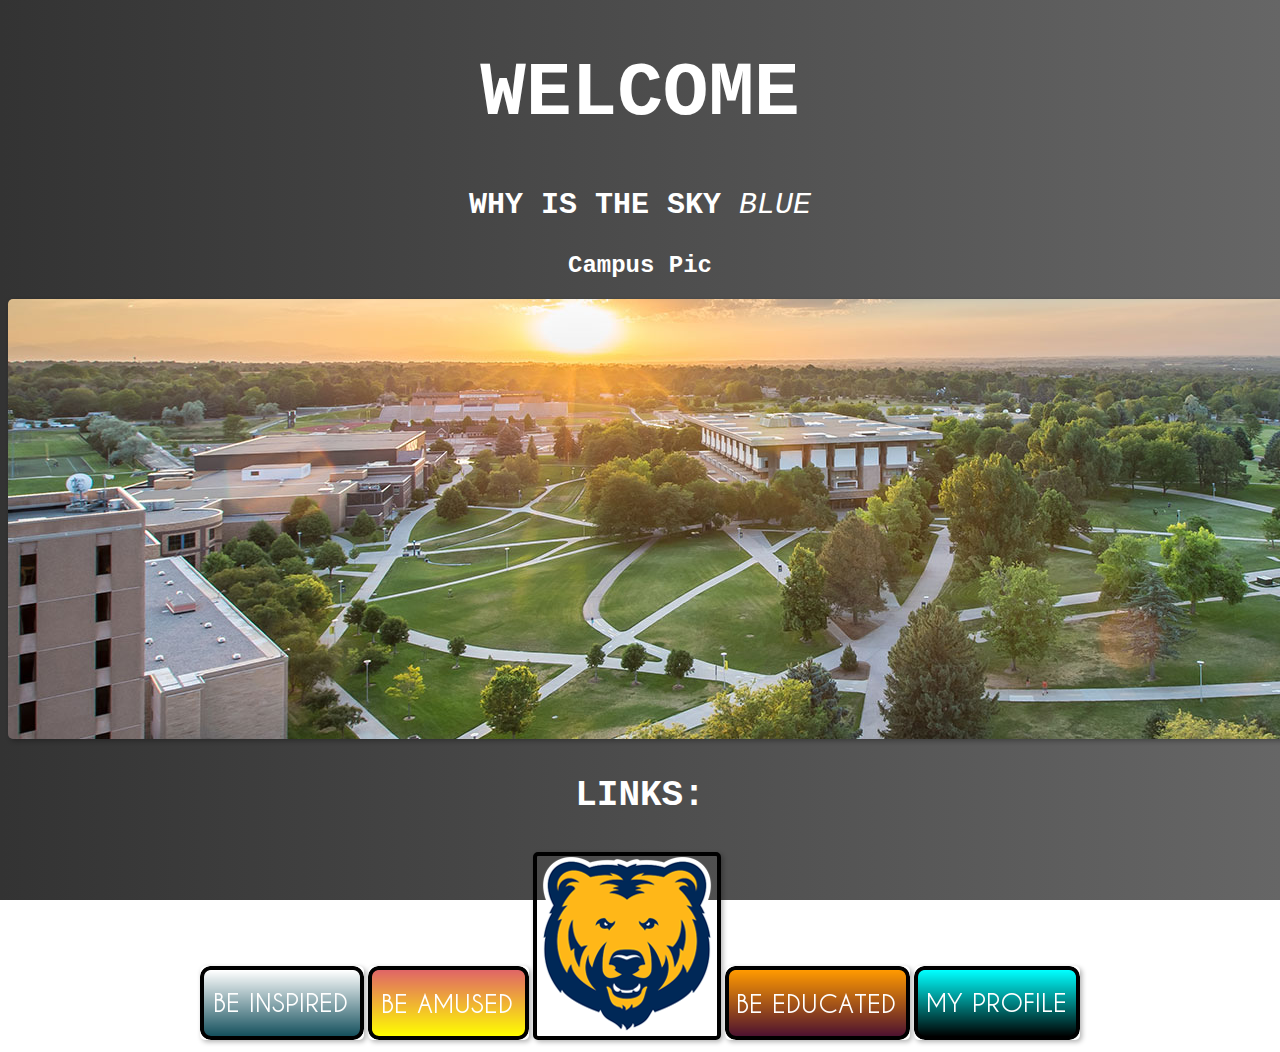
<file: index.html>
<!DOCTYPE html>
<html lang="en">
  <head>
     <title>WELCOME GAMER </title>
     <link rel="stylesheet"  href="css/main.css">
     <style>
      .center {
       display: block;
       margin-left: auto;
       margin-right: auto;
       }
       
    </style>
  </head>
  <h1 style="font-size: 76px;text-align: center; color: white;"> WELCOME </h1>
  <p style="font-size: 30px;text-align: center">  <strong> WHY IS THE SKY</strong><em> BLUE</em> </p>
<h2 style="text-align: center;font-weight: bold;"> Campus Pic </h2>
  <img src="images/unc-campus1.jpg" alt="unco" class="center" >                                                                                 
  <p style="font-size: 36px;font-weight: bold;text-align:center"> LINKS: </p>
  <div style="text-align: center;">                                                                                                                               
  <a href="inspire.html"><img id="inspiredButton" src="images/inspiredButton.png" alt="inspire button"></a>
  <a href="amuse.html"><img id="amusedButton" src="images/amusedButton.png" alt="amuse button"></a>
  <a href="https://www.unco.edu/" ><img id="images/UNC_SocialBear_fb.png" src="images/UNC_SocialBear_fb.png" alt="UNCBearsLogo" style="border: 4px solid black;"></a>
  <a href="educate.html"><img id="educatedButton" src="images/educatedButton.png" alt="educate button"></a>
  <a href="profile.html"><img id="profileButton" src="images/profileButton.png" alt="profile button"></a>                      
  </div>
</html>
</file>
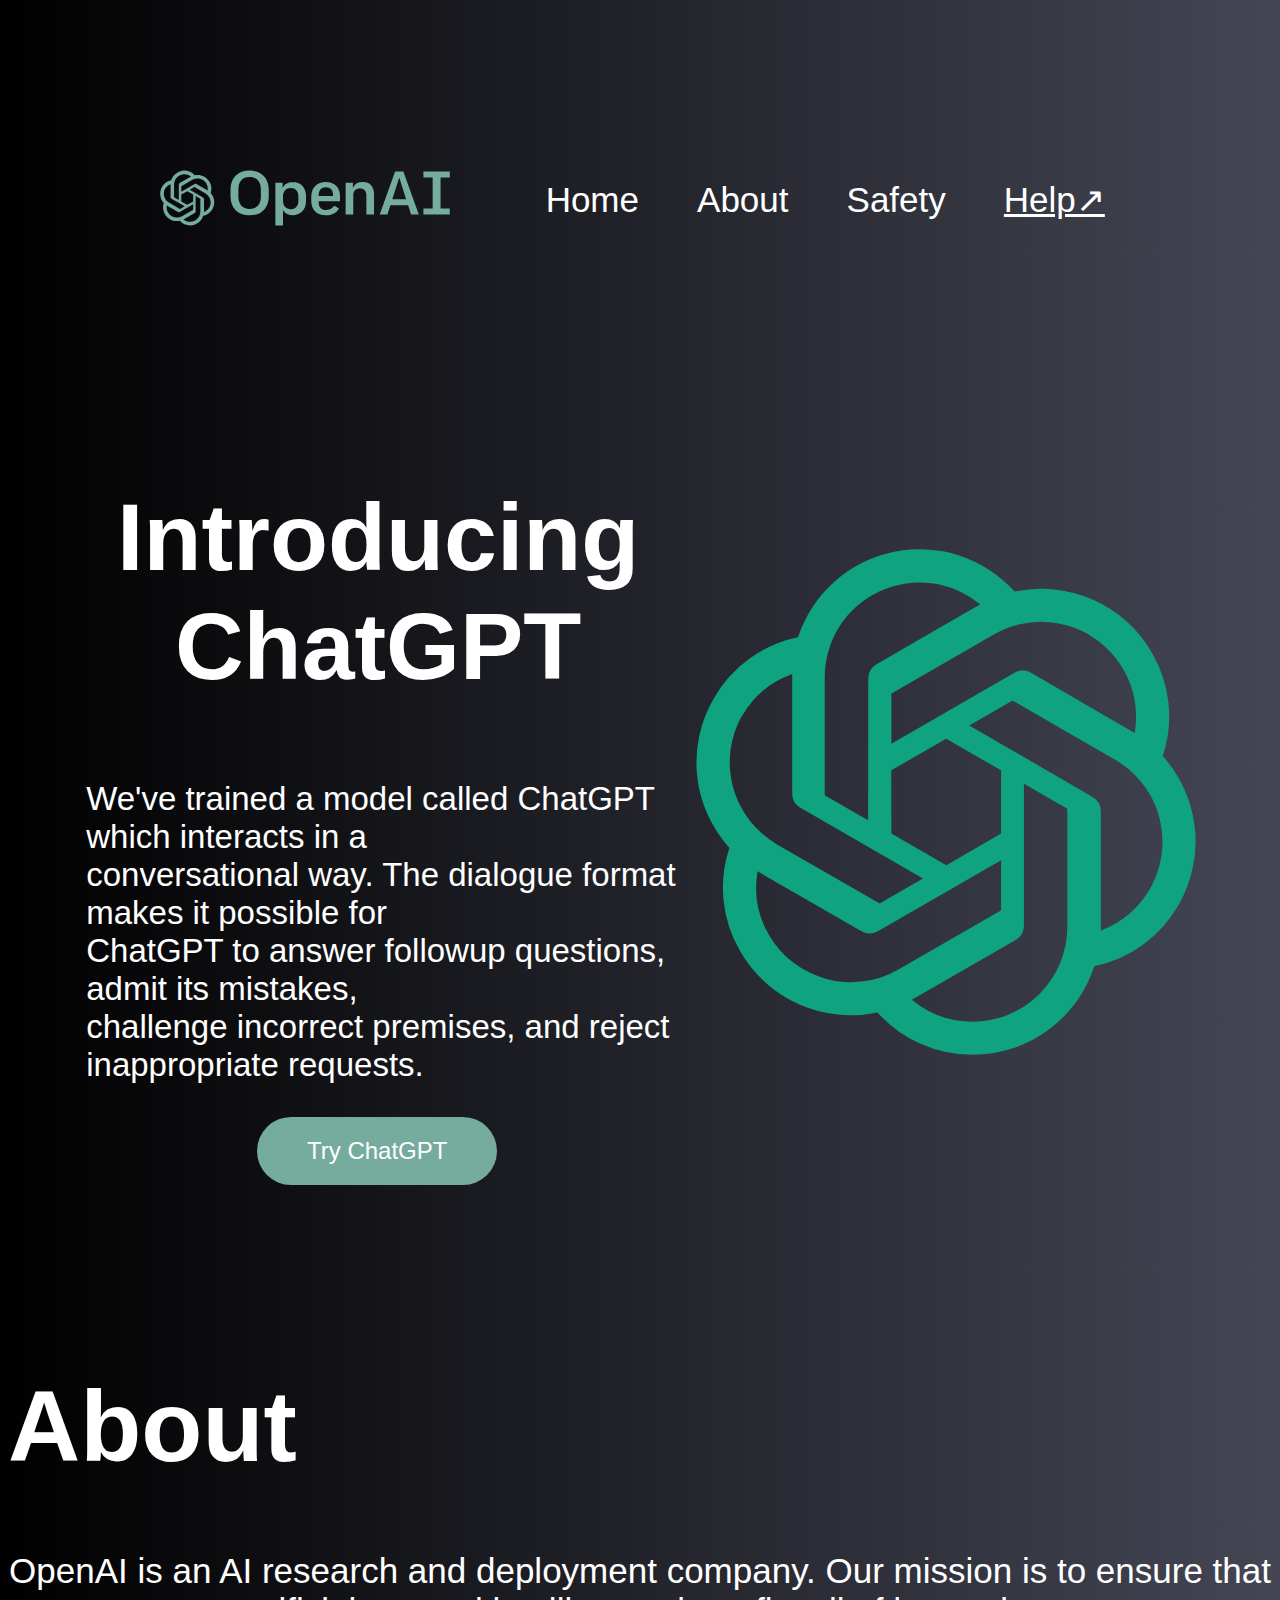
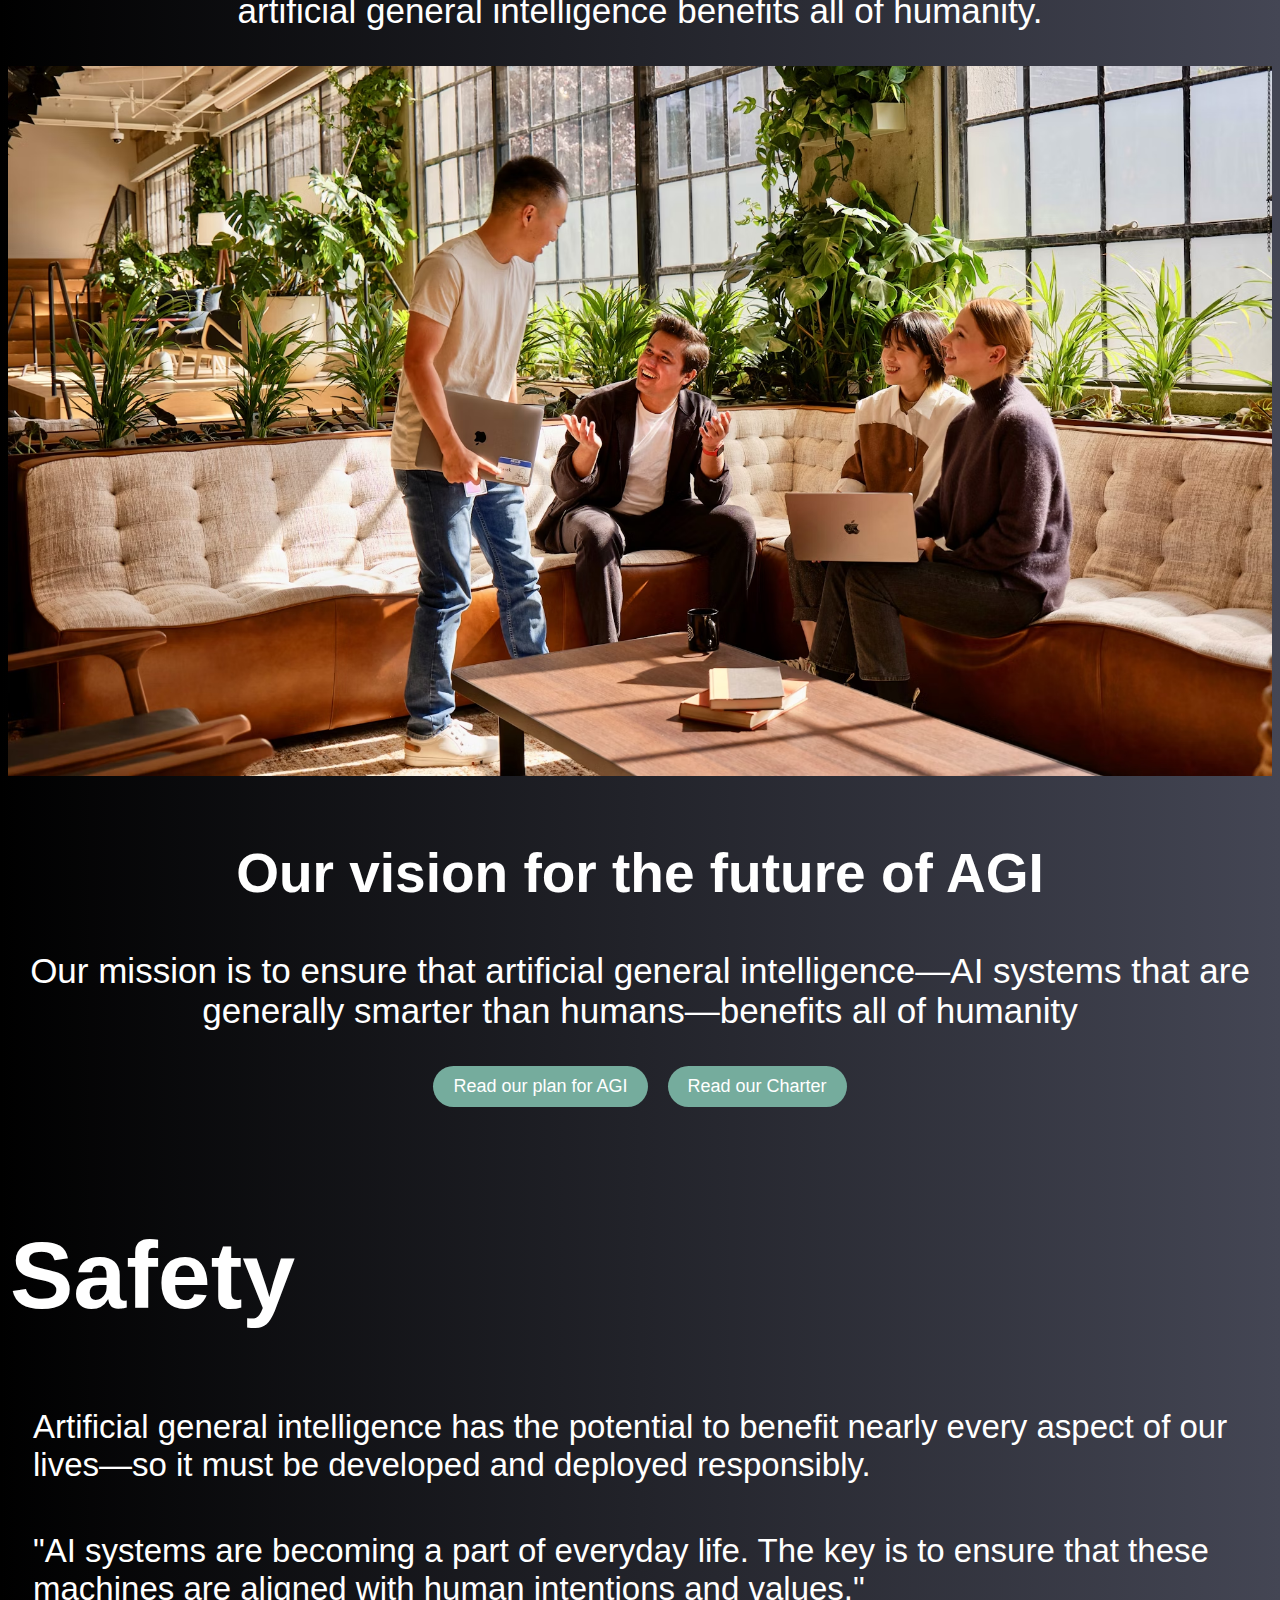
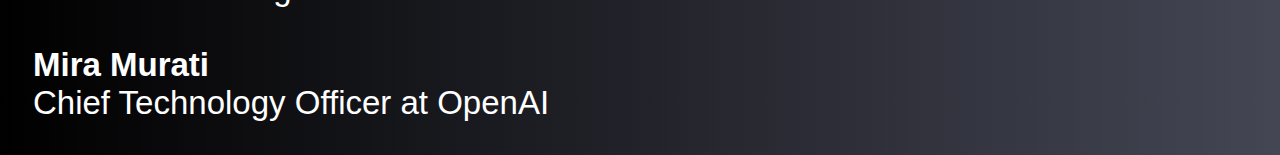
<file: marketing/index.html>
<!DOCTYPE html>
<html lang="en">
<head>
  <meta name="viewport" content="width=device-width, initial-scale=1.0">
  <title>Marketing</title>
  <link href="https://cdn.jsdelivr.net/npm/bootstrap@5.3.0-alpha3/dist/css/bootstrap.min.css" rel="stylesheet" integrity="sha384-KK94CHFLLe+nY2dmCWGMq91rCGa5gtU4mk92HdvYe+M/SXH301p5ILy+dN9+nJOZ" crossorigin="anonymous">
  <link rel="stylesheet" href="css/marketing.css">
</head>
<body>
  <header>
    <div class="logo"><img class="desktop-logo" src="images/openAI(green).svg" alt="openAI-logo"> <img class="mobile-logo" src="images/openAI(green).png" alt="openAI-logo"></div>
    <div class="navbar">
      <nav>
        <ul>
          <li>
            <a href="#home" class="nav-item">Home</a>
          </li>
          <li>
            <a href="#about" class="nav-item">About</a>
          </li>
          <li>
            <a href="#safety" class="nav-item">Safety</a>
          </li>
          <li>
            <a href="https://help.openai.com/en/" target="_blank" rel="noopener noreferrer"><u>Help↗</u></a>
          </li>
        </ul>
      </nav>
    </div>
  </header>
  <main>
    <section id="home">
      <div class="hero">
        <div class="hero-content container mb-4 mt-2">
          <h1>Introducing ChatGPT</h1>
          <p>We've trained a model called ChatGPT which interacts in a<br>
          conversational way. The dialogue format makes it possible for<br>
          ChatGPT to answer followup questions, admit its mistakes,<br>
          challenge incorrect premises, and reject inappropriate requests.</p>
          <div class="hero-button">
            <a href="https://chat.openai.com/" target="_blank">Try ChatGPT</a>
          </div>
        </div>
        <div class="hero-image"><img src="images/openAI-logo.svg" alt="ChatGPT Hero Image"></div>
      </div>
    </section>
    <section id="about">
      <div class="about-content container mb-4 mt-2">
        <h1>About</h1>
        <p>OpenAI is an AI research and deployment company. Our mission is to ensure that artificial general intelligence benefits all of humanity.</p><img src="images/about-img.avif" alt="About Image" class="about-img">
        <h2>Our vision for the future of AGI<br></h2>
        <p>Our mission is to ensure that artificial general intelligence—AI systems that are generally smarter than humans—benefits all of humanity</p>
        <div class="button-container">
          <a href="https://openai.com/blog/planning-for-agi-and-beyond" target="_blank">Read our plan for AGI</a> <a href="https://openai.com/charter" target="_blank">Read our Charter</a>
        </div>
      </div>
    </section>
    <section id="safety">
      <div class="safety-content container mb-4 mt-2">
        <h1>Safety</h1>
        <p>Artificial general intelligence has the potential to benefit nearly every aspect of our lives—so it must be developed and deployed responsibly.</p>
        <p>"AI systems are becoming a part of everyday life. The key is to ensure that these machines are aligned with human intentions and values."<br>
        <br>
        <strong>Mira Murati</strong><br>
        Chief Technology Officer at OpenAI</p>
      </div>
    </section>
  </main>
</body>
</html>
</file>
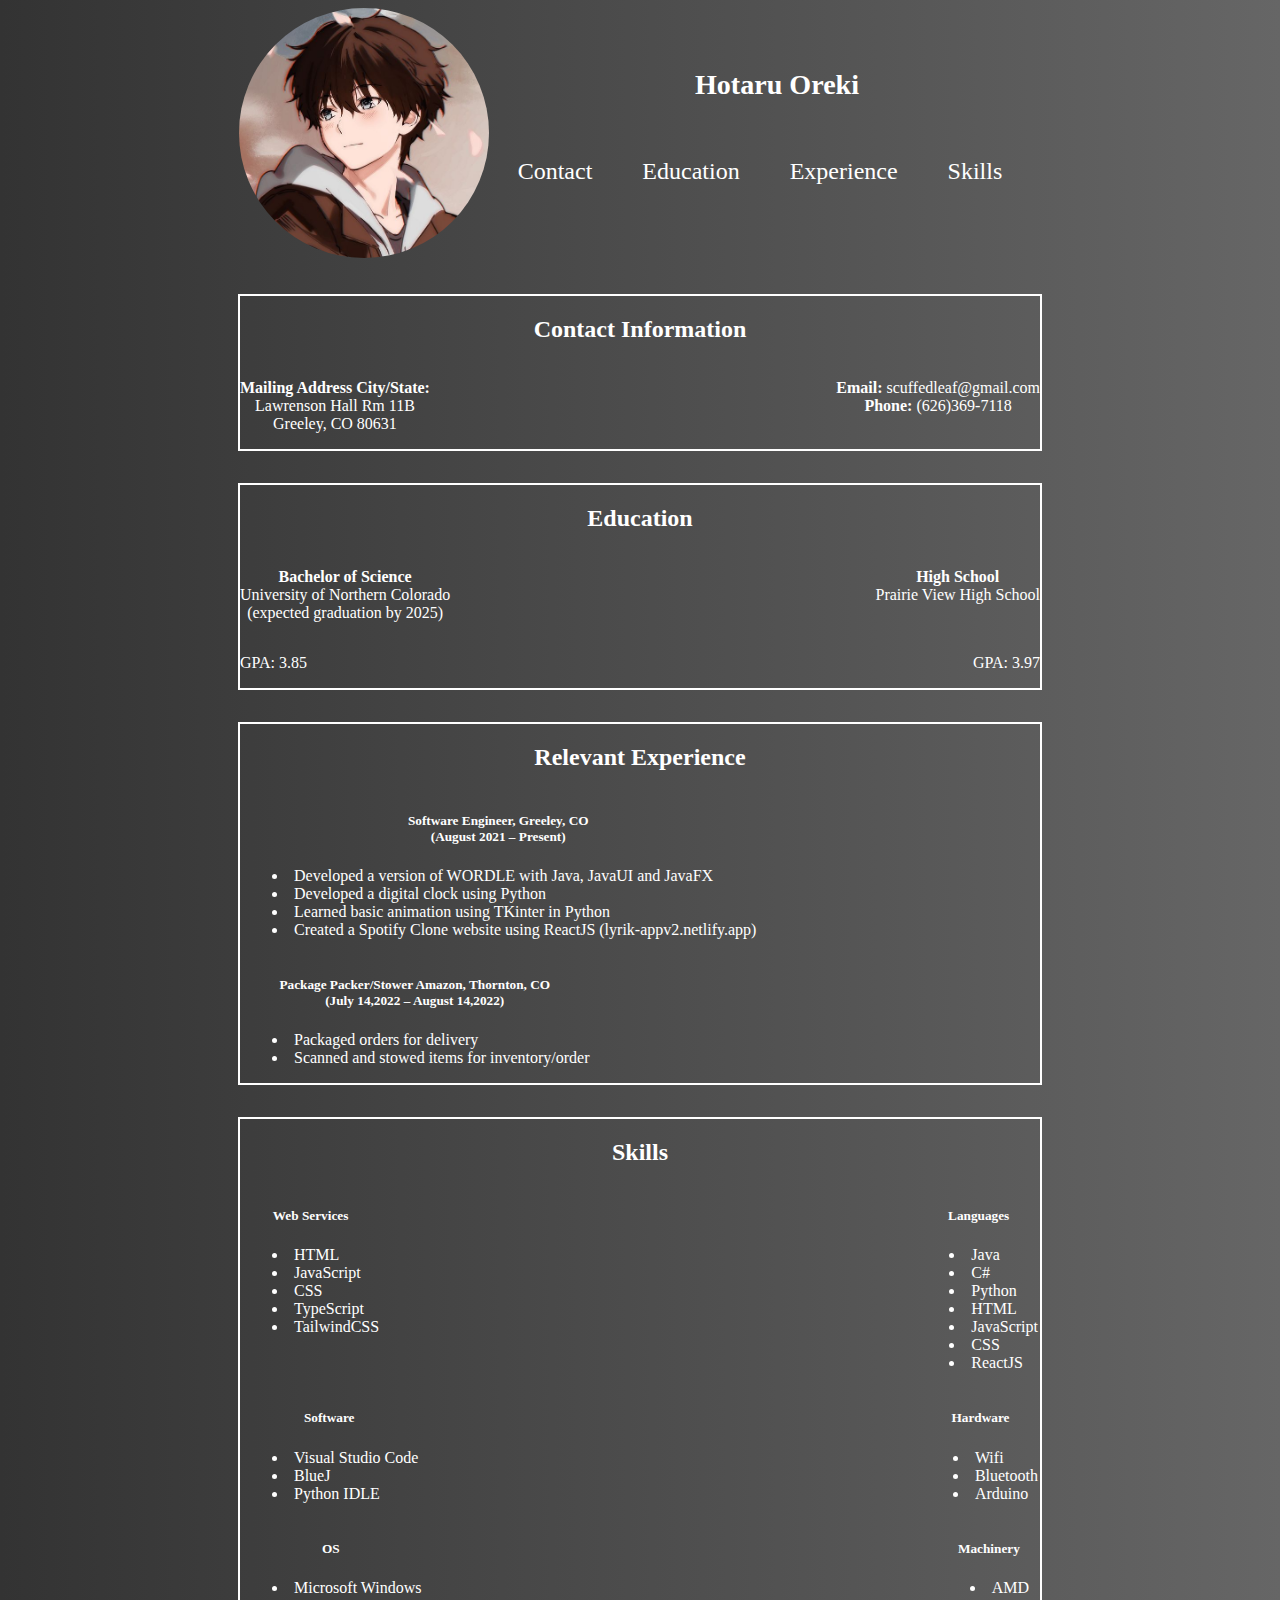
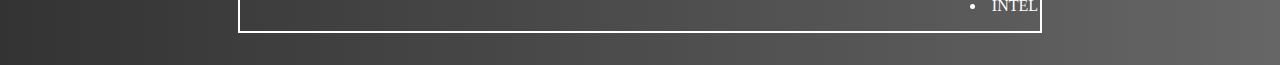
<file: resume/index.html>
<!DOCTYPE html>
<html lang="en">
<head>
  <meta name="viewport" content="width=device-width, initial-scale=1.0">
  <title>Hotaru's Resume</title>
  <link href="https://cdn.jsdelivr.net/npm/bootstrap@5.3.0-alpha3/dist/css/bootstrap.min.css" rel="stylesheet" integrity="sha384-KK94CHFLLe+nY2dmCWGMq91rCGa5gtU4mk92HdvYe+M/SXH301p5ILy+dN9+nJOZ" crossorigin="anonymous">
  <link rel="stylesheet" href="css/style.css">
</head>
<body>
  <header>
    <div class="logo"><img src="images/reyy5.jpg" alt="Logo"></div>
    <div class="name">
      <h3>Hotaru Oreki</h3>
      <nav>
        <ul>
          <li>
            <a href="#contact">Contact</a>
          </li>
          <li>
            <a href="#education">Education</a>
          </li>
          <li>
            <a href="#experience">Experience</a>
          </li>
          <li>
            <a href="#skills">Skills</a>
          </li>
        </ul>
      </nav>
    </div>
  </header>
  <main>
    <section id="contact">
      <div class="container mb-4 mt-2">
        <h2>Contact Information</h2>
        <div class="row">
          <div class="col-md-6">
            <p><strong>Mailing Address City/State:</strong><br>
            Lawrenson Hall Rm 11B<br>
            Greeley, CO 80631</p>
          </div>
          <div class="col-md-6">
            <p><strong>Email:</strong> scuffedleaf@gmail.com<br>
            <strong>Phone:</strong> (626)369-7118</p>
          </div>
        </div>
      </div>
    </section>
    <section id="education">
      <div class="container mb-4">
        <h2>Education</h2>
        <div class="row">
          <div class="col-md-6">
            <p><strong>Bachelor of Science</strong><br>
            University of Northern Colorado<br>
            (expected graduation by 2025)</p>
          </div>
          <div class="col-md-6">
            <p><strong>High School</strong><br>
            Prairie View High School</p>
          </div>
        </div>
        <div class="row">
          <div class="col-md-6">
            <p>GPA: 3.85</p>
          </div>
          <div class="col-md-6">
            <p>GPA: 3.97</p>
          </div>
        </div>
      </div>
    </section>
    <section id="experience">
      <div class="container">
        <h2>Relevant Experience</h2>
        <div class="row">
          <div class="col-md-6">
            <h5>Software Engineer, Greeley, CO<br>
            (August 2021 – Present)</h5>
            <ul>
              <li>Developed a version of WORDLE with Java, JavaUI and JavaFX</li>
              <li>Developed a digital clock using Python</li>
              <li>Learned basic animation using TKinter in Python</li>
              <li>Created a Spotify Clone website using ReactJS (lyrik-appv2.netlify.app)</li>
            </ul>
          </div>
          <div class="col-md-6">
            <h5>Package Packer/Stower Amazon, Thornton, CO<br>
            (July 14,2022 – August 14,2022)</h5>
            <ul>
              <li>Packaged orders for delivery</li>
              <li>Scanned and stowed items for inventory/order</li>
            </ul>
          </div>
        </div>
      </div>
    </section>
    <section id="skills">
      <div class="container">
        <h2 class="text-center">Skills</h2>
        <div class="row">
          <div class="col-md-6">
            <h5>Web Services</h5>
            <ul>
              <li>HTML</li>
              <li>JavaScript</li>
              <li>CSS</li>
              <li>TypeScript</li>
              <li>TailwindCSS</li>
            </ul>
          </div>
          <div class="col-md-6">
            <h5>Languages</h5>
            <ul>
              <li>Java</li>
              <li>C#</li>
              <li>Python</li>
              <li>HTML</li>
              <li>JavaScript</li>
              <li>CSS</li>
              <li>ReactJS</li>
            </ul>
          </div>
        </div>
        <div class="row">
          <div class="col-md-6">
            <h5>Software</h5>
            <ul>
              <li>Visual Studio Code</li>
              <li>BlueJ</li>
              <li>Python IDLE</li>
            </ul>
          </div>
          <div class="col-md-6">
            <h5>Hardware</h5>
            <ul>
              <li>Wifi</li>
              <li>Bluetooth</li>
              <li>Arduino</li>
            </ul>
          </div>
        </div>
        <div class="row">
          <div class="col-md-6">
            <h5>OS</h5>
            <ul>
              <li>Microsoft Windows</li>
            </ul>
          </div>
          <div class="col-md-6">
            <h5>Machinery</h5>
            <ul>
              <li>AMD</li>
              <li>INTEL</li>
            </ul>
          </div>
        </div>
      </div>
    </section>
  </main>
</body>
</html>
</file>
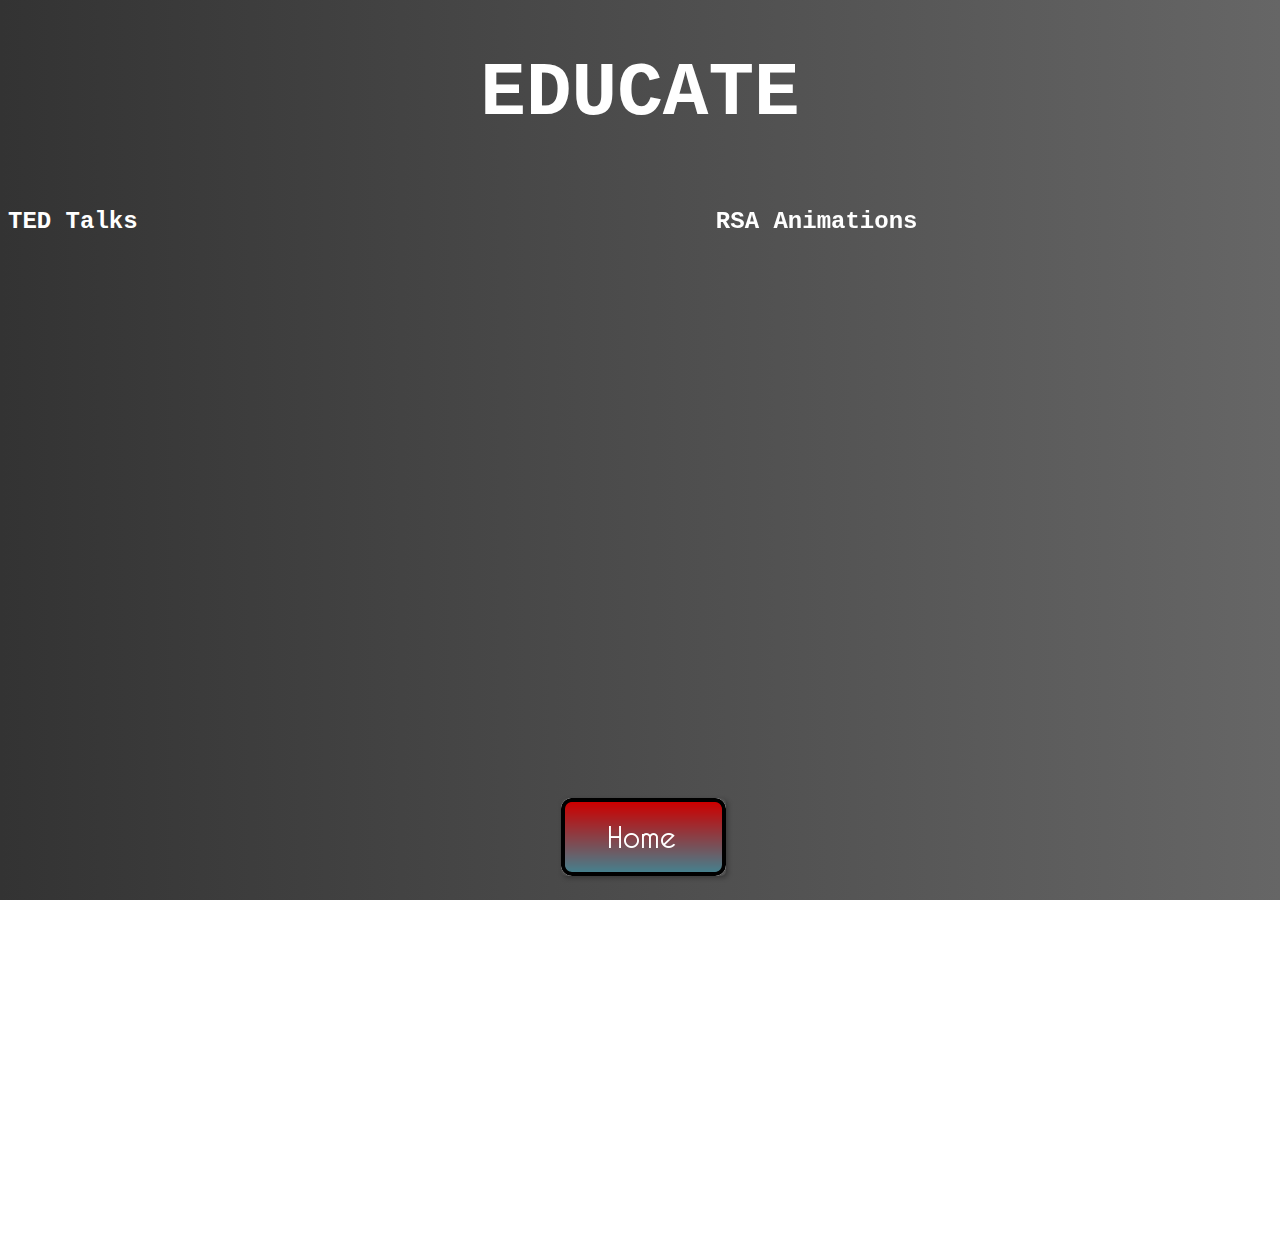
<file: educate.html>
<!DOCTYPE html>
<html lang="en">
  <head>
    <meta charset="UTF-8">
    <title>EDUCATE</title>
    <link rel="stylesheet"  href="css/main.css">
  </head>
  <body>
    <h1 style="text-align: center;font-size: 76px;color: white;">EDUCATE</h1>
    <div style="column-gap: 10px;">
      <div id="leftCol" style="float:left; width: 44%; height: 280px;margin-left:auto;margin-right:auto">
        <section id="tedtalk">
          <h2>TED Talks</h2>
          <iframe src="https://embed.ted.com/talks/alex_gendler_a_brief_history_of_chess" width="830" height="480" allowfullscreen style="border: none; display: block;"></iframe>
          <br>
          <iframe src="https://embed.ted.com/talks/wendy_suzuki_the_brain_changing_benefits_of_exercise" width="830" height="480" allowfullscreen style="border: none; display: block;"></iframe>
        </section>
      </div>
      <div id="rightCol" style="float: right; width: 44%; height: 280px; margin-left:auto; margin-right:auto">
        <section id="RSAAnimations">
          <h2>RSA Animations</h2>
          <iframe src="https://www.youtube.com/embed/eUh-TXKIdiE" width="830" height="480" allowfullscreen style="border: none; display: block;"></iframe>
          <br>
          <iframe src="https://www.youtube.com/embed/12XG-joFRBY" width="830" height="480" allowfullscreen style="border: none; display: block;"></iframe>
        </section>
      </div>
      <div style="position: fixed; bottom: 20px; text-align: center; width: 99.3%;">
        <a href="index.html"><img id="homebutton" src="images/homeButton.png" alt="homepage button"></a>
    </div>
    </div>
  </body>
</html>
</file>
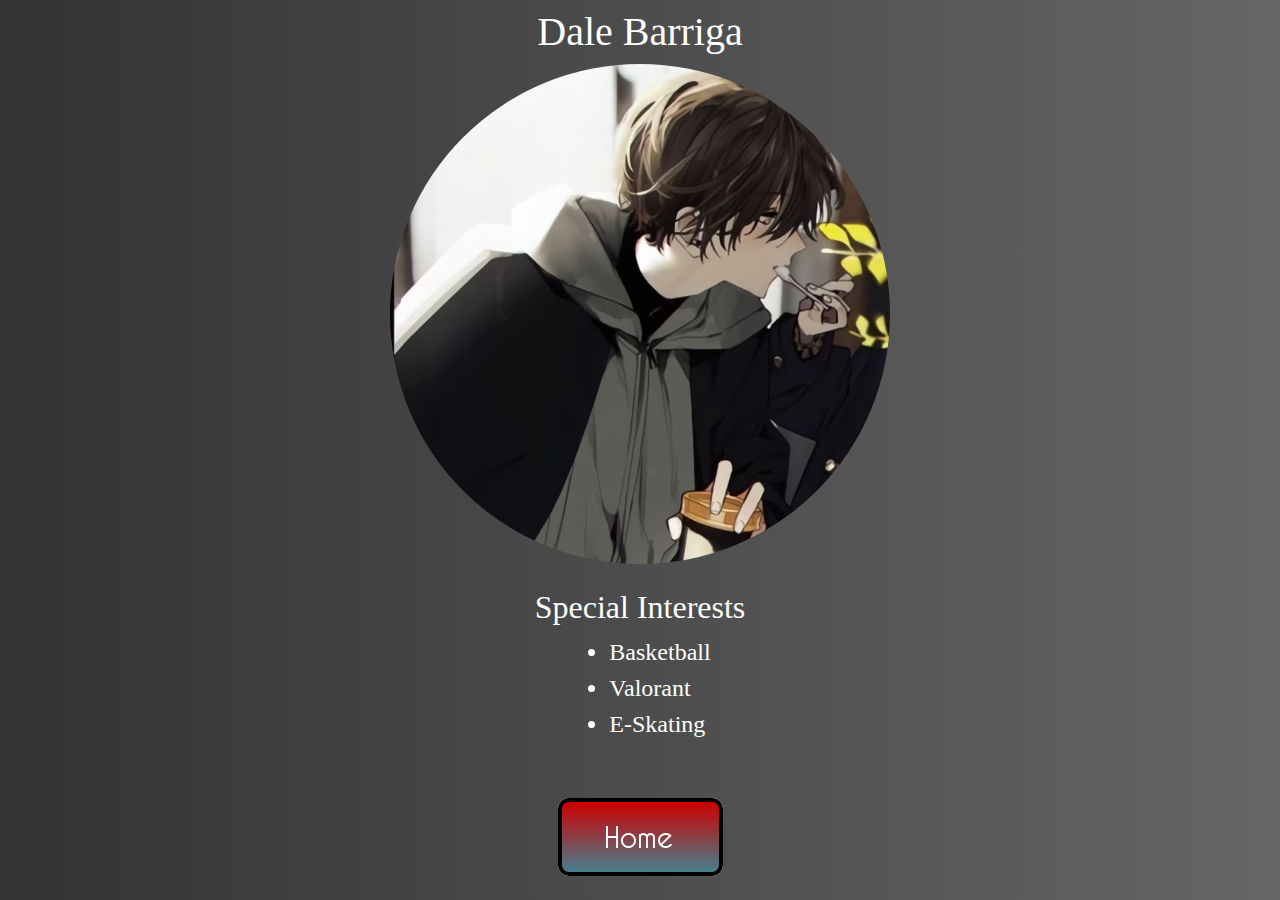
<file: profile.html>
<!DOCTYPE html>
<html lang="en">
  <head>
    <meta name="viewport" content="width=device-width, initial-scale=1, maximum-scale=1">
    <meta charset="UTF-8">
    <title> PROFILE </title>
    <link rel="stylesheet" href="https://maxcdn.bootstrapcdn.com/bootstrap/4.5.2/css/bootstrap.min.css">
    <style>
        body {
            font-family: "Brush Script MT", cursive;
            font-size: 24px;
            line-height: 1.5;
            color: white;
            background: linear-gradient(to right, #333333, #666666);
            background-repeat: no-repeat;
            background-attachment: fixed;
            background-size: cover;
        }
        .container {
            display: flex;
            flex-direction: column;
            justify-content: center;
            align-items: center;
            min-height: 100vh;
        }
        .profile-img {
            display: block;
            margin: 0 auto;
            max-width: 500px;
            height: auto;
        }
        ul {
        list-style-type: disc;
        }
        #homebutton {
            margin-top: 1rem;
        }

        @media (max-width: 767px){
            .profile-img {
                display: block;
                margin: 0 auto;
                max-width: 300px;
                height: auto;
            }
            li {
                text-align: center;
            }
            ul {
                margin-top: 1rem;
                margin-bottom: 1rem;
            }
        }
    </style>
  </head>
  <body>
    <div class="container">
      <h1 class="text-center"> Dale Barriga </h1>
      <img src="images/reyy2.jpg" alt="profile" class="mx-auto d-block img-fluid rounded-circle profile-img">
      <h2 class="text-center mt-4"> Special Interests </h2>
      <ul>
        <li>Basketball</li>
        <li>Valorant</li>
        <li>E-Skating</li>
      </ul>
        <p class="text-center mt-4">
            <a href="index.html"><img id="homebutton" src="images/homeButton.png" alt="homepage button" class="img-fluid"></a>
        </p>
    </div>
  </body>
</html>
</file>
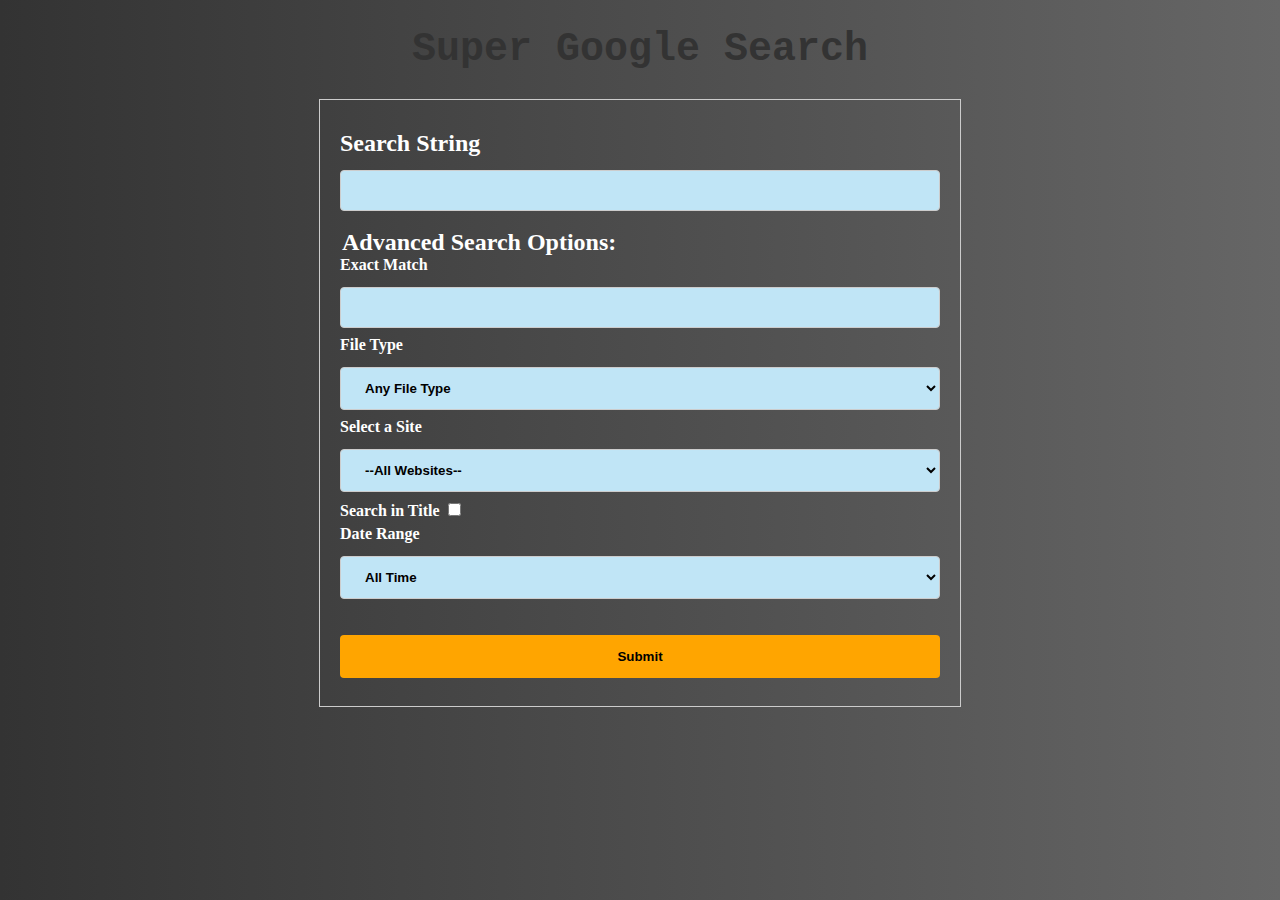
<file: search.html>
<!DOCTYPE html>
<html lang="en">
    <head>
        <meta charset="UTF-8">
        <title>Super Google Search</title>
        <link rel="stylesheet" href="css/main.css">
        <style>
            h1 {
                text-align: center;
            }
            form {
                margin: 0 auto;
                max-width: 600px;
                padding: 20px;
                border: 1px solid #ccc;
            }
            fieldset {
                margin: 10px 0;
                border: none;
                padding: 0;
            }
            label {
                display: block;
                margin-bottom: 5px;
            }
            input[type=text], select {
                width: 100%;
                padding: 12px 20px;
                margin: 8px 0;
                display: inline-block;
                border: 1px solid #ccc;
                border-radius: 4px;
                box-sizing: border-box;
            }
            input[type=submit] {
                width: 100%;
                background-color: #4CAF50;
                color: white;
                padding: 14px 20px;
                margin: 8px 0;
                border: none;
                border-radius: 4px;
                cursor: pointer;
            }
            input[type=submit]:hover {
                background-color: #45a049;
            }
            label[for='search-in-title'] {
            display: inline-block;
            font-weight: bold;
            }

            #intitle {
            display: inline-block;
            margin-left: 10px;
            }
            
        </style>
    </head>
    <body>
        <h1>Super Google Search</h1>
        <form action="https://www.google.com/search" method="GET" target="_blank">
            <fieldset id="toplevelset">
                <div>
                    <label for="searchbox">Search String</label>
                    <input type="text" name="q" id="searchbox">
                </div>
                <fieldset>
                    <legend>Advanced Search Options:</legend>
                    <div>
                        <label for="exact-match">Exact Match</label>
                        <input type="text" name="as_epq" id="exact-match">
                    </div>
                    <div>
                        <label for="file-type">File Type</label>
                        <select name="as_filetype" id="file-type">
                            <option value="">Any File Type</option>
                            <option value="pdf">PDF</option>
                            <option value="doc">Microsoft Word</option>
                            <option value="xls">Microsoft Excel</option>
                            <option value="ppt">Microsoft Powerpoint</option>
                            <option value="txt">Text Document</option>
                            <option value="xml">XML Document</option>
                        </select>
                    </div>
                    <div>
                        <label for="site">Select a Site</label>
                        <select name="as_sitesearch" id="site">
                            <option value="">--All Websites--</option>
                            <option value="example.com">My Site</option>
                            <option value="unco.edu">University of Northern Colorado</option>
                            <option value="instructure.com">Canvas</option>
                            <option value="w3schools.com">W3Schools</option>
                            <option value="html.spec.whatwg.org">HTML Living Standard</option>
                        </select>
                    </div>
                    <div>
                        <label for="search-in-title">Search in Title</label>
                        <input type="checkbox" name="as_occt" value="title" id="search-in-title">
                    </div>
                    <div>
                        <label for="date-range">Date Range</label>
                        <select name="as_qdr" id="date-range">
                            <option value="">All Time</option>
                            <option value="h">Past Hour</option>
                            <option value="d">Past 24 Hours</option>
                            <option value="w">Past Week</option>
                            <option value="m">Past Month</option>
                            <option value="y">Past Year</option>
                        </select>
                    </div>
                </fieldset>
            </fieldset>
            <input type="submit" id="submitButton">
        </form>
    </body>
</html>
</file>
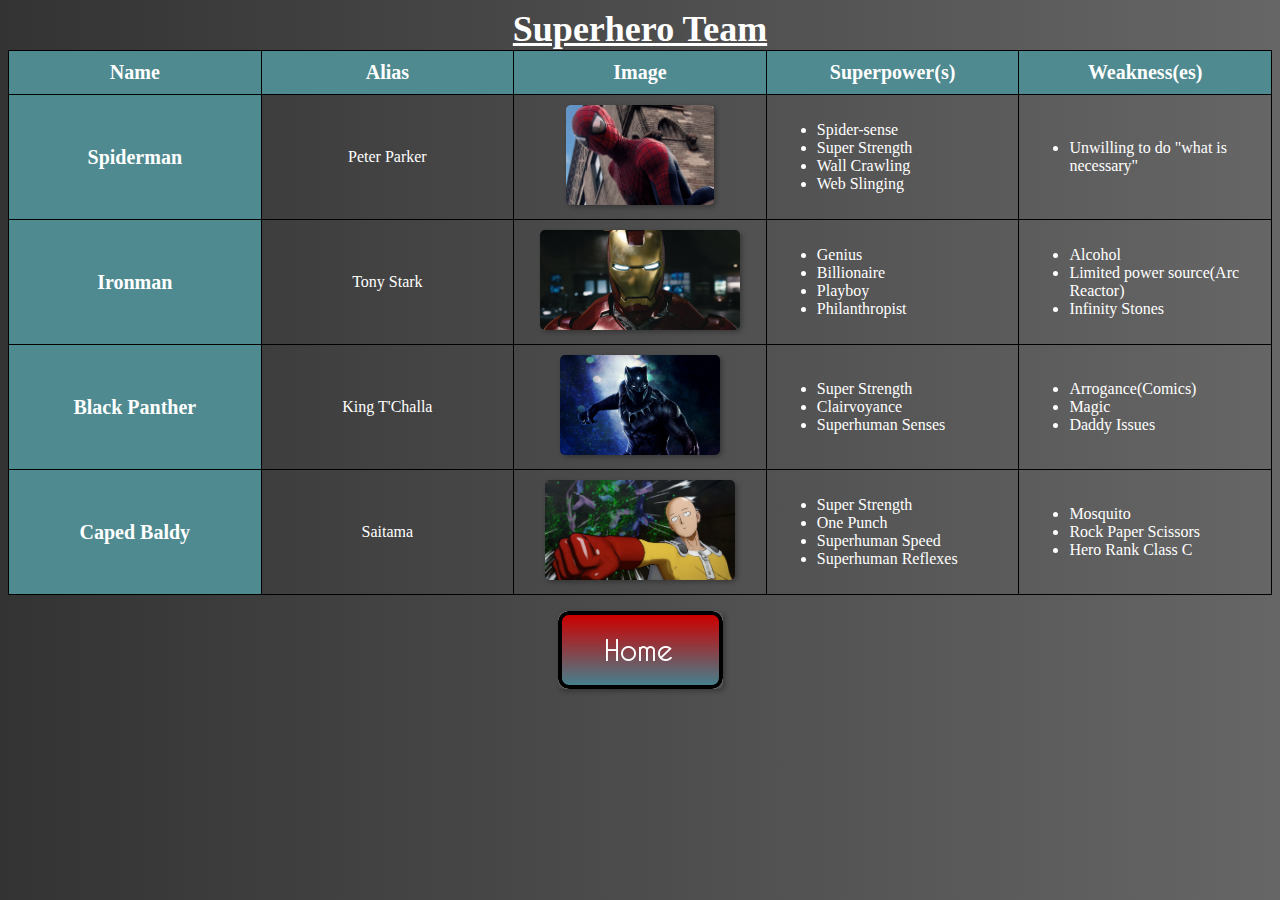
<file: superhero.html>
<!DOCTYPE html>
<html lang="en">
 <head>
    <title>SUPERHERO</title>
    <link rel="stylesheet"  href="css/main.css">
    <style>
      caption{
	text-decoration:underline;
	font-size:36px;
	font-weight: bold;
      }
      table {
        border-collapse: collapse;
        width: 100%;
      }
      th,td{
         border:1px solid black;
         padding-left:10px;
         padding-right:10px;
         padding-top:10px;
         padding-bottom:10px;
      }
      th {
        background-color: #4E8A90;
        color: white;
        width:200px;
        font-size:20px;
      }
    </style>
  </head>
  <body>
    <table>
            <caption>Superhero Team</caption>
            <tbody>
                <tr>
                    <th scope="col">Name</th>
                    <th scope="col">Alias</th>
                    <th scope="col">Image</th>
                    <th scope="col">Superpower(s)</th>
                    <th scope="col">Weakness(es)</th>
                </tr>
                <tr>
                    <th scope="row">Spiderman</th>
                    <td style="text-align:center;">Peter Parker</td>
		    <td style="text-align:center;"><a href="images/spiderman.jpg"><img alt="Spiderman Pic" src="images/spiderman.jpg" height="100"></a></td>
                    <td>
                       <ul>
                         <li>Spider-sense</li>
                         <li>Super Strength</li>
                         <li>Wall Crawling</li>
			 <li>Web Slinging</li>
                      </ul>
                    </td>
                    <td> 
		      <ul>
                        <li>Unwilling to do &quot;what is necessary&quot;</li>
		     </ul>
		    </td>
                </tr>
                <tr>
                    <th scope="row">Ironman</th>
                    <td style="text-align:center;">Tony Stark</td>
                    <td style="text-align:center;"><a href="images/ironman.jpg"><img alt="Ironman Pic" src="images/ironman.jpg" height="100"></a></td>
                    <td>
                       <ul>
                         <li>Genius</li>
                         <li>Billionaire</li>
                         <li>Playboy</li>
                         <li>Philanthropist</li>
                      </ul>
                    </td>
                    <td>
                        <ul>
                            <li>Alcohol</li>
                            <li>Limited power source(Arc Reactor)</li>
                            <li>Infinity Stones</li>
                        </ul>
                    </td>
                </tr>
                <tr>
                    <th scope="row">Black Panther</th>
                    <td style="text-align:center;">King T'Challa</td>
                    <td style="text-align:center;"><a href="images/blackPanther.png"><img alt="BlackPanther Pic" src="images/blackPanther.png" height="100"></a></td>
                    <td>
                        <ul>
                            <li>Super Strength</li>
                            <li>Clairvoyance</li>
                            <li>Superhuman Senses</li>
                        </ul>
                    </td>
                    <td>
                      <ul>
                            <li>Arrogance(Comics)</li>
                            <li>Magic</li>
                            <li>Daddy Issues</li>
                      </ul>
                    </td>
                </tr>
                <tr>
                    <th scope="row">Caped Baldy</th>
                    <td style="text-align:center;">Saitama</td>
                    <td style="text-align:center;"><a href="images/saitama.jpg"><img alt="Saitama Pic" src="images/saitama.jpg" height="100"></a></td>
                    <td>
                        <ul>
                            <li>Super Strength</li>
                            <li>One Punch</li>
                            <li>Superhuman Speed</li>
                            <li>Superhuman Reflexes</li>
                        </ul>
                    </td>
                    <td>
                      <ul>
                            <li>Mosquito</li>
                            <li>Rock Paper Scissors</li>
                            <li>Hero Rank Class C</li>
                      </ul>
                    </td>
                </tr>
            </tbody>
        </table>
	  <p style="text-align:center;"><a href="index.html"><img id="homebutton" src="images/homeButton.png" alt="homepage button"></a></p>
      </body>
</html>
</file>
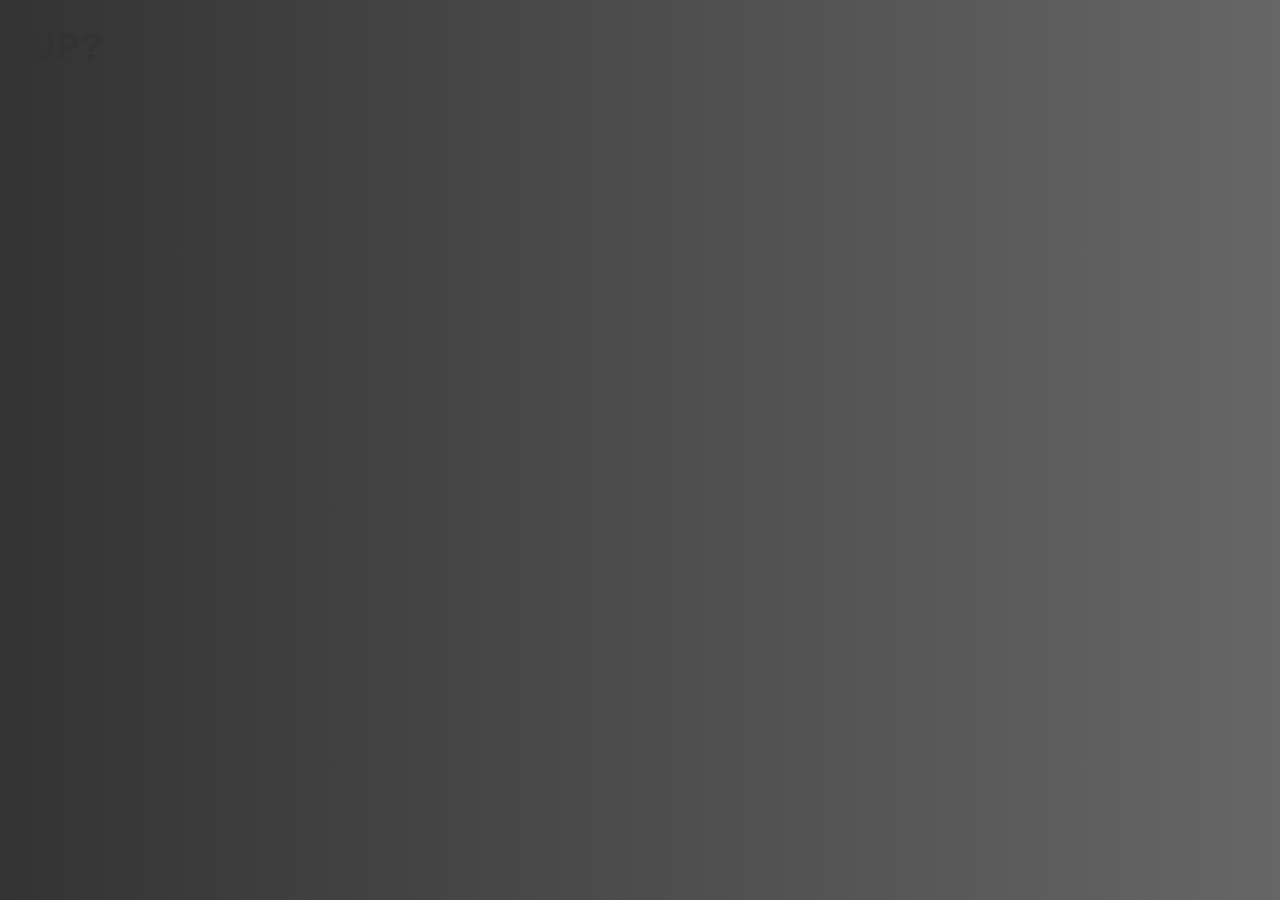
<file: template.html>
<!DOCTYPE html>
<html lang="en">
  <head>
    <meta charset="UTF-8">
    <title> TEMPLATE</title>
    <link rel="stylesheet" href="css/main.css">
    
   </head>
  <body>
    <h1><b> SUP? </b> </h1>
  </body>
</html>
</file>
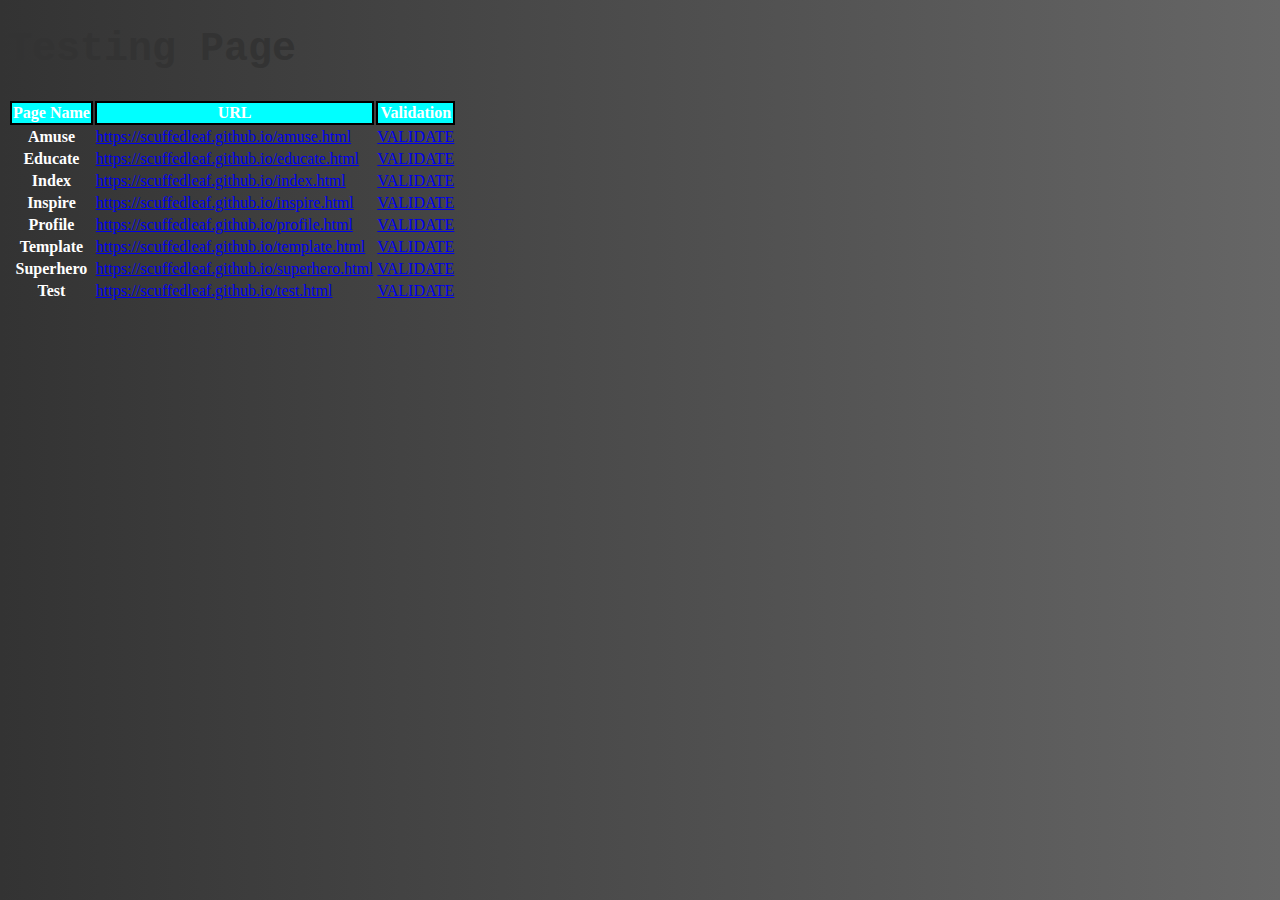
<file: test.html>
<!DOCTYPE html>
<html lang="en">
  <head>
    <meta charset="UTF-8">
    <title> TEST </title>
    <link rel="stylesheet" href="css/main.css">
   </head>
  <body>
    
    <h1>Testing Page</h1>
        <table>
            <thead style="background-color: cyan">
                <tr>
                    <th style="border: 2px solid black">Page Name</th>
                    <th style="border: 2px solid black">URL</th>
                    <th style="border: 2px solid black">Validation</th>
                </tr>
            </thead>
                <tr>
                    <th>Amuse</th>
                    <td><a href="amuse.html">https://scuffedleaf.github.io/amuse.html</a></td>
                    <td><a href="https://validator.w3.org/nu/?showsource=yes&doc=https://scuffedleaf.github.io/amuse.html">VALIDATE</a></td>
                </tr>
                <tr>
                    <th>Educate</th>
                    <td><a href="educate.html">https://scuffedleaf.github.io/educate.html</a></td>
                    <td><a href="https://validator.w3.org/nu/?showsource=yes&doc=https://scuffedleaf.github.io/educate.html">VALIDATE</a></td>
                </tr>
                <tr>
                    <th>Index</th>
                    <td><a href="index.html">https://scuffedleaf.github.io/index.html</a></td>
                    <td><a href="https://validator.w3.org/nu/?showsource=yes&doc=https://scuffedleaf.github.io/index.html">VALIDATE</a></td>
                </tr>
                <tr>
                    <th>Inspire</th>
                    <td><a href="inspire.html">https://scuffedleaf.github.io/inspire.html</a></td>
                    <td><a href="https://validator.w3.org/nu/?showsource=yes&doc=https://scuffedleaf.github.io/inspire.html">VALIDATE</a></td>
                </tr>
                <tr>
                    <th>Profile</th>
                    <td><a href="profile.html">https://scuffedleaf.github.io/profile.html</a></td>
                    <td><a href="https://validator.w3.org/nu/?showsource=yes&doc=https://scuffedleaf.github.io/profile.html">VALIDATE</a></td>
                </tr>
                <tr>
                    <th>Template</th>
                    <td><a href="template.html">https://scuffedleaf.github.io/template.html</a></td>
                    <td><a href="https://validator.w3.org/nu/?showsource=yes&doc=https://scuffedleaf.github.io/template.html">VALIDATE</a></td>
                </tr>
                <tr>
                    <th>Superhero</th>
                    <td><a href="superhero.html">https://scuffedleaf.github.io/superhero.html</a></td>
                    <td><a href="https://validator.w3.org/nu/?showsource=yes&doc=https://scuffedleaf.github.io/superhero.html">VALIDATE</a></td>
                </tr>
                <tr>
                    <th>Test</th>
                    <td><a href="test.html">https://scuffedleaf.github.io/test.html</a></td>
                    <td><a href="https://validator.w3.org/nu/?showsource=yes&doc=https://scuffedleaf.github.io/test.html">VALIDATE</a></td>
                </tr>
            <tbody>

            </tbody>
        </table>
  </body>
</html>
</file>
<file: css/main.css>
body{
  background: linear-gradient(to right, #333333, #666666);color: #ffffff;
  background-repeat: no-repeat;
  background-attachment: fixed;
  color: white;
      
}
h1,h2,h3,h4,h5,h6,p{
  font-family: Courier;
  color: white;
}
img {
  border-radius: 5px;
  box-shadow: 2px 2px 5px rgba(0, 0, 0, 0.3);
}
h1 {
  font-size: 2.5rem;
  font-weight: bold;
  text-decoration: none;
  color:#333;
}

/* Style for search.html*/

#searchbox{
  width: 600px;
  
}
input, select, option{
  color: black;
  background: rgba(192,229,246,1) 64%;
  font-weight: bold;
}
#submitButton{
  color: black;
  background: orange;
}
label[for="searchbox"], legend{
  font-size: 1.5em;
  font-weight: bold;
}
label[for="exact-match"], label[for="file-type"], 
label[for="site-search"], label[for="search-in-title"], 
label[for="date-range"], label[for=site] {
  font-weight: bold;
}
</file>
<file: marketing/css/marketing.css>
@font-face {
    font-family: 'Colfax';
    src: url('https://fonts.cdnfonts.com/s/30819/Colfax-Medium.ttf') format('truetype');
}

body {
    text-align: center;
    background: linear-gradient(to right, #000000, #444654);
    color: #fff;
    font-family: 'Colfax', sans-serif;
}
.header {
    display: flex;
    justify-content: space-between;
    align-items: center;
}
nav {
    display: flex;
    justify-content: center;
    margin: 1rem ;
}
ul {
    list-style-position: inside;
    padding-left: 0;
    text-align: left;
}

ul li {
    margin-bottom: rem;
    padding-left: 3.5rem;
    text-indent: -1.5rem;
}
nav a {
    text-decoration: none;
    font-size: 35px;
    color: white;
    margin: 0 1rem;
    padding: 0.8rem;
    border-radius: 25px;
    transition: background-color 0.2s ease-in-out;
} 
nav a:hover {
    background-color: #10a37f;
    color: white;
}
.nav {
    display: flex;
    justify-content: flex-end;
    align-items: center;
    line-height: 1.2;
}
nav li {
    display: inline-block;
    margin-right: 10px;
    padding: 5px;
        
}
.navbar, .nav {
    display: inline-block;
    vertical-align: middle;
}
.logo {
    order: -1;
    margin-right: 20px;
}
.logo img {
    padding: 10px;
    margin: 5px;
    height: 350px;
}   
.logo {
    display: inline-block;
    vertical-align: middle;
}
.desktop-logo {
    max-width: 100%;
    height: auto;
}
.mobile-logo {
    display: none;
}
.hero {
    display: flex;
    flex-wrap: wrap;
    align-items: center;
    justify-content: center;
    margin: 0;
}
  
.hero-content {
    padding-top: 10px;
    width: 100%;
    justify-content: left; 
    flex-basis: 50%;
}
.hero-content h1{
    max-width: 1000px;
    padding-left: 2px;
    font-size: 95px;
    
}
.hero-content p{
    padding-top: 15px;
    padding-left: 25px;
    font-size: 33px;
    text-align: left;
}
.hero-image {
    width: 40%;
    height: 800px;
    display: flex;
    justify-content: right;
    padding-top: 10px;
    padding-right: 20px;
    overflow: hidden; 
  }
  
.hero-image img {
    width: 100%;
    height: auto;
    animation: spin 20s linear infinite;
}
.hero-button {
    display: flex;
    justify-content: center;
    margin-top: 10px;
}
  
.hero-button a {
    display: inline-block;
    padding: 20px 50px;
    background-color: #75ac9d;
    color: white;
    font-size: 24px;
    text-decoration: none;
    border-radius: 50px;
    transition: background-color 0.2s ease-in-out;
}
#about{
    padding-top: 100px;
}
.about{
    display: flex;
    flex-wrap: wrap;
    align-items: left;
    justify-content: left;
    margin: 0;
    padding: 0;
    
}
.about-content h1{
    font-size: 100px;
    text-align: left;
}
.about-content p{
    font-size: 35px;
}
.about-content h2{
    padding-top: 20px;
    font-size: 55px;
}
.about-img {
    max-width: 100%;
    height: auto;
    display: block;
    margin: 0 auto;
}
.hero-button a:hover {
    background-color: #557a6d;
}  
.button-container {
    display: flex;
    justify-content: center;
    gap: 20px;
  }
.button-container a {
    display: inline-block;
    padding: 10px 20px;
    background-color: #75ac9d;
    color: white;
    font-size: 18px;
    text-decoration: none;
    border-radius: 50px;
    transition: background-color 0.2s ease-in-out;
  }
.button-container a:hover {
    background-color: #557a6d;
}
@keyframes spin {
    from {
      transform: rotate(0deg);
    }
    to {
      transform: rotate(360deg);
    }
}
.safety {
    display: flex;
    flex-wrap: wrap;
    align-items: center;
    justify-content: center;
    margin: 0;
}
  
.safety-content {
    padding-top: 50px;
    width: 100%;
    justify-content: left; 
    text-align: left;
    flex-basis: 50%;
}
.safety-content h1{
    max-width: 1000px;
    padding-left: 2px;
    font-size: 95px;
    
}
.safety-content h2{
    max-width: 1000px;
    padding-left: 2px;
    font-size: 50px;
    
}
.safety-content p{
    padding-top: 15px;
    padding-left: 25px;
    font-size: 33px;
    text-align: left;
}
@media screen and (max-width: 767px) {
    html {
        overflow-x: hidden;
      }
      nav {
        margin-top: 0px !important;
        width: 100%;
        flex-wrap: nowrap;
        justify-content: center;
        align-items: center;
      }
      
      nav ul {
        display: flex;
        justify-content: space-between;
        align-items: center;
        flex-wrap: wrap;
      }
      
      nav li {
        flex: 1;
        text-align: center;
        white-space: nowrap;
        font-size: 30px;
        z-index: 1000;
      }
    .logo img{
        height: auto;
    }
    .desktop-logo{
        display: none;
    }
    .mobile-logo{
        max-width: 100%;
        height: 50px;
        display: block;
    }
    .hero {
        display: flex;
        flex-direction: row-reverse;
        position: relative;
        align-items: center;
        height: auto;
        padding: 0;
        top: -250px;
        margin: 0 auto;
    }
    .hero-image {
        width: 100%;
        max-width: 100%;
        height: 100%;
        object-fit: contain;
        position:fixed;
        justify-self: center;
        top: 15%;
        right: -150px;
    }
    .hero-content {
        padding: 20px;
        width: 100%;
        z-index: 1;
        top: 500%;
        transform: translateY(50%);
      }
    .hero-content h1{
        font-size: 32px;
        font-weight: bolder;
        white-space: nowrap;
        text-align: center;
        width: 100%;
    }
    .hero-content p {
        font-size: 21px;
        padding: 5px !important;
        width: 100%;
        justify-content: center;
        text-align:left;
      }
      .hero-button{
        height: 70px;
      }
    .about-content {
        position: absolute;
        z-index: 1;
        width: 100%;
        text-align: center;
        padding: 20px;
        top: 800px;
    }
    .about-content h1{
        font-size: 32px;
        font-weight: bolder;
        text-align: center;
        white-space: nowrap;
        width: 100%;
    }
    .about-content h2{
        font-size: 32px;
        font-weight: bolder;
        text-align: center;
        width: 100%;
    }
    .about-content p{
        font-size: 20px;
        padding: px !important;
        width: 100%;
        justify-content: left;
        text-align:center;
    }
    .button-container{
        height: 65px;
        font-size: 5px;
    }
    .safety-content {
        position: absolute;
        z-index: 1;
        width: 100%;
        text-align: center;
        padding: 15px;
        top: 1600px;
    }
    .safety-content h1{
        font-size: 32px;
        font-weight: bolder;
        text-align: center;
        white-space: nowrap;
        width: 100%;
    }
    .safety-content p{
        font-size: 20px;
        padding: px !important;
        width: 100%;
        justify-content: left;
        text-align:center;
    }
    body {
        overflow-x: hidden;
        max-width: 100%;
        padding-top: 50px;
    }
    
}
</file>
<file: resume/css/style.css>
body {
    text-align: center;
    background: linear-gradient(to right, #333333, #666666);
color: #ffffff;
}

nav {
    display: flex;
    justify-content: center;
    margin: 1rem ;
}

section {
    margin: 2rem auto;
    max-width: 800px;
    border: 2px solid white;
    font-family: "Times New Roman", Times, serif;
}

ul {
    list-style-position: inside;
    padding-left: 0;
    text-align: left;
}

ul li {
    margin-bottom: rem;
    padding-left: 3.5rem;
    text-indent: -1.5rem;
}

.container {
    margin: 0 auto;
    max-width: 800px;
}

.row {
    display: flex;
    flex-wrap: wrap;
    justify-content: space-between;
}

.col {
    flex-basis: 48%;
    margin-bottom: 20px;
}
nav {
display: flex;
justify-content: center;
margin: 1rem 0;
}

nav a {
text-decoration: none;
color: white;
margin: 0 1rem;
padding: 0.5rem;
border-radius: 5px;
transition: background-color 0.2s ease-in-out;
}

nav a:hover {
background-color: black;
color: white;
}
.header {
display: flex;
justify-content: space-between;
align-items: center;
}

.logo {
order: -1;
margin-right: 20px;
}
.logo img {
width: 250px;
height: 250px;
border-radius:  50%;
}   

.name {
font-size: 24px;
}

.nav {
display: flex;
justify-content: flex-end;
align-items: center;
line-height: 1.2;
}
.logo {
display: inline-block;
vertical-align: middle;
}
nav li {
display: inline-block;
margin-right: 10px;
padding: 5px;

}
.name, .nav {
display: inline-block;
vertical-align: middle;
}
@media screen and (max-width: 767px) {
    nav ul {
        display: flex;
        flex-wrap: wrap;
        justify-content: flex-start;
    }
    nav li {
        width: 50%;
        flex: 1;
    }
    .section {
        display: flex;
        flex-direction: column;
        justify-content: center;
        align-items: center;
        text-align: center;
        font-family: "Times New Roman", Times, serif;
    }
    #contact, #education, #experience, #skills {
        border: 2px solid #ccc;
        padding: 10px;
        margin: 10px;
      }
    #skills .row {
        display: flex;
        flex-wrap: wrap;
        margin: 0 -15px;
      }
    #skills .col-md-6 {
        width: 50%;
        padding: 0 15px;
    }
    ul {
        list-style-position: inside;
        padding-left: 20px;
        text-align: left;
    }
        
    ul li {
        margin-bottom: 1rem;
        padding-left: 0.8rem;
        text-indent: -1.5rem;
    }
        
    h3 {
        text-align: center;
    }  
}
</file>
